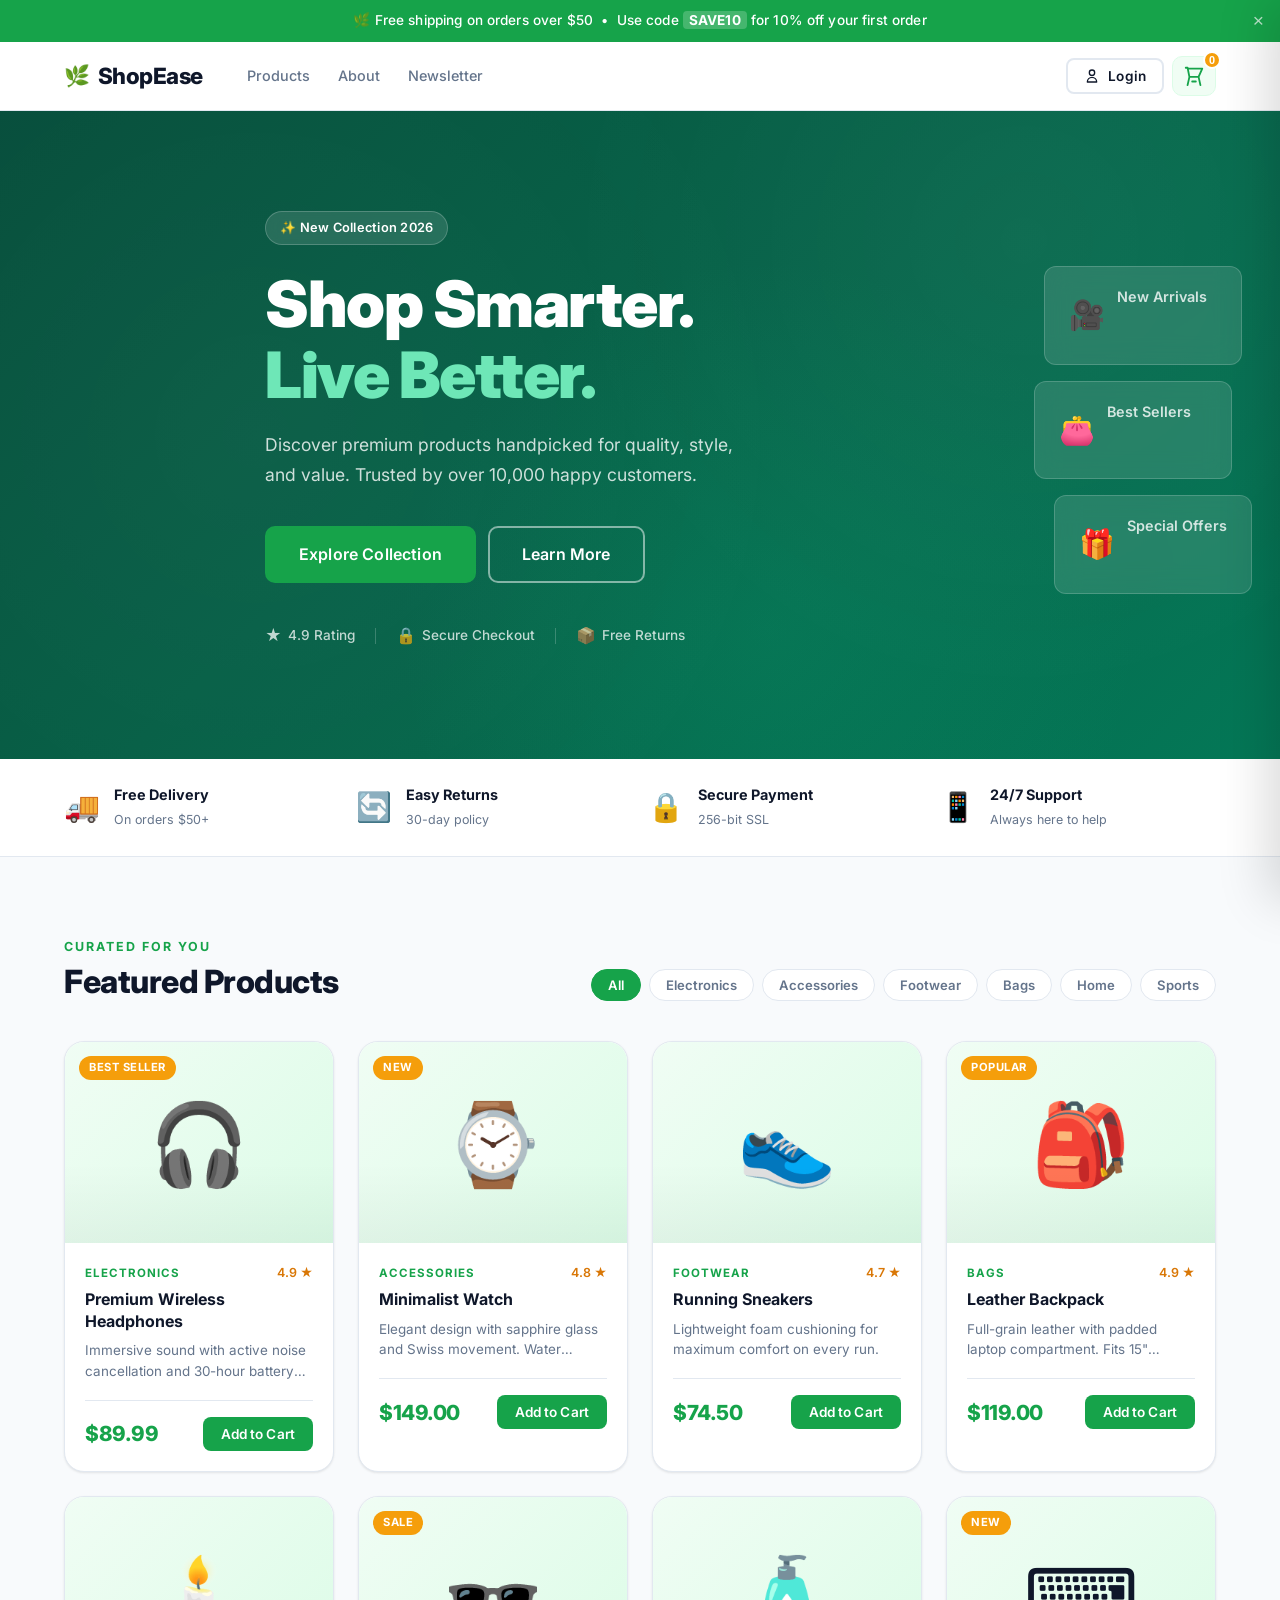
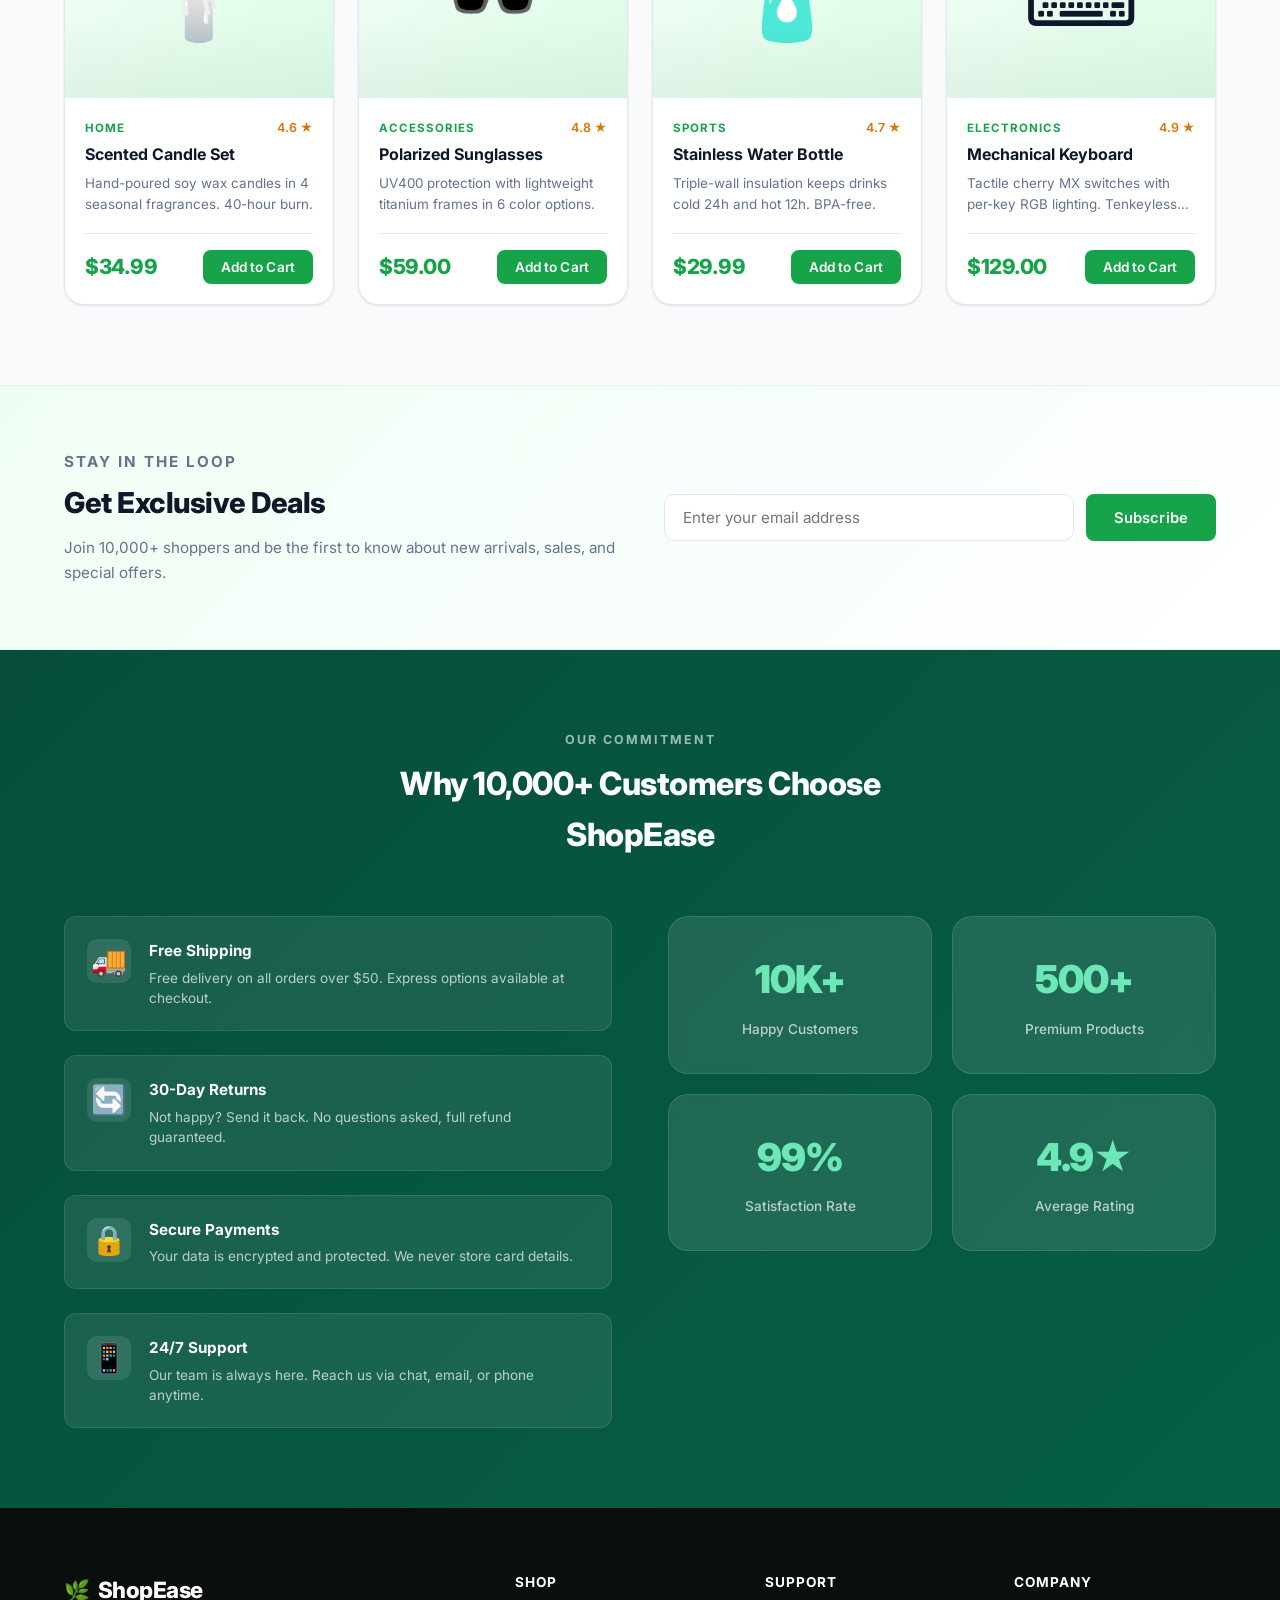
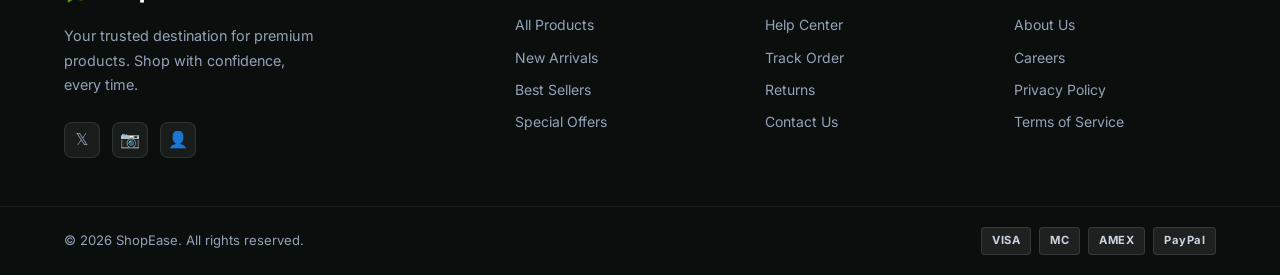
<file: index.html>
<!DOCTYPE html>
<html lang="en">
<head>
  <meta charset="UTF-8" />
  <meta name="viewport" content="width=device-width, initial-scale=1.0" />
  <title>ShopEase — Premium E-Commerce</title>
  <link rel="preconnect" href="https://fonts.googleapis.com" />
  <link rel="preconnect" href="https://fonts.gstatic.com" crossorigin />
  <link href="https://fonts.googleapis.com/css2?family=Inter:wght@400;500;600;700;800;900&display=swap" rel="stylesheet" />
  <link rel="stylesheet" href="style.css" />
</head>
<body>

  <!-- ===== PROMO BANNER ===== -->
  <div class="promo-bar">
    <span>&#127807; Free shipping on orders over $50 &nbsp;&bull;&nbsp; Use code <strong>SAVE10</strong> for 10% off your first order</span>
    <button class="promo-close" id="promoClose">&times;</button>
  </div>

  <!-- ===== NAVIGATION ===== -->
  <header class="header" id="header">
    <div class="container nav-container">
      <a href="#" class="logo">
        <span class="logo-icon">&#127807;</span>
        ShopEase
      </a>
      <nav class="nav-links">
        <a href="#products">Products</a>
        <a href="#about">About</a>
        <a href="#newsletter">Newsletter</a>
      </nav>
      <div class="nav-actions">
        <button class="btn btn-ghost btn-sm" id="loginBtn">
          <svg xmlns="http://www.w3.org/2000/svg" width="16" height="16" fill="none" viewBox="0 0 24 24" stroke="currentColor"><path stroke-linecap="round" stroke-linejoin="round" stroke-width="2" d="M16 7a4 4 0 11-8 0 4 4 0 018 0zM12 14a7 7 0 00-7 7h14a7 7 0 00-7-7z"/></svg>
          Login
        </button>
        <button class="cart-btn" id="cartBtn" aria-label="Open cart">
          <svg xmlns="http://www.w3.org/2000/svg" width="22" height="22" fill="none" viewBox="0 0 24 24" stroke="currentColor"><path stroke-linecap="round" stroke-linejoin="round" stroke-width="2" d="M3 3h2l.4 2M7 13h10l4-9H5.4M7 13L5.4 5M7 13l-2 9m12-9l2 9m-9-4h4"/></svg>
          <span class="cart-count" id="cartCount">0</span>
        </button>
      </div>
    </div>
  </header>

  <!-- ===== HERO ===== -->
  <section class="hero">
    <div class="hero-bg-pattern"></div>
    <div class="container hero-content">
      <div class="hero-badge">&#10024; New Collection 2026</div>
      <h1>Shop Smarter.<br><span class="accent">Live Better.</span></h1>
      <p>Discover premium products handpicked for quality, style, and value. Trusted by over 10,000 happy customers.</p>
      <div class="hero-cta">
        <a href="#products" class="btn btn-primary btn-lg">Explore Collection</a>
        <a href="#about" class="btn btn-outline btn-lg">Learn More</a>
      </div>
      <div class="hero-trust">
        <div class="trust-item"><span class="trust-icon">&#9733;</span> 4.9 Rating</div>
        <div class="trust-divider"></div>
        <div class="trust-item"><span class="trust-icon">&#128274;</span> Secure Checkout</div>
        <div class="trust-divider"></div>
        <div class="trust-item"><span class="trust-icon">&#128230;</span> Free Returns</div>
      </div>
    </div>
    <div class="hero-visual">
      <div class="hero-card hc1"><span>&#127909;</span><p>New Arrivals</p></div>
      <div class="hero-card hc2"><span>&#128091;</span><p>Best Sellers</p></div>
      <div class="hero-card hc3"><span>&#127873;</span><p>Special Offers</p></div>
    </div>
  </section>

  <!-- ===== TRUST BAR ===== -->
  <div class="trust-bar">
    <div class="container trust-bar-inner">
      <div class="trust-feat"><span>&#128666;</span><div><strong>Free Delivery</strong><small>On orders $50+</small></div></div>
      <div class="trust-feat"><span>&#128260;</span><div><strong>Easy Returns</strong><small>30-day policy</small></div></div>
      <div class="trust-feat"><span>&#128274;</span><div><strong>Secure Payment</strong><small>256-bit SSL</small></div></div>
      <div class="trust-feat"><span>&#128241;</span><div><strong>24/7 Support</strong><small>Always here to help</small></div></div>
    </div>
  </div>

  <!-- ===== PRODUCTS ===== -->
  <section class="products-section" id="products">
    <div class="container">
      <div class="section-header">
        <div>
          <p class="section-label">Curated for you</p>
          <h2 class="section-title">Featured Products</h2>
        </div>
        <div class="category-filters" id="categoryFilters">
          <button class="filter-btn active" data-cat="All">All</button>
          <button class="filter-btn" data-cat="Electronics">Electronics</button>
          <button class="filter-btn" data-cat="Accessories">Accessories</button>
          <button class="filter-btn" data-cat="Footwear">Footwear</button>
          <button class="filter-btn" data-cat="Bags">Bags</button>
          <button class="filter-btn" data-cat="Home">Home</button>
          <button class="filter-btn" data-cat="Sports">Sports</button>
        </div>
      </div>
      <div class="products-grid" id="productsGrid"></div>
    </div>
  </section>

  <!-- ===== NEWSLETTER ===== -->
  <section class="newsletter-section" id="newsletter">
    <div class="container newsletter-inner">
      <div class="newsletter-text">
        <p class="section-label">Stay in the loop</p>
        <h2>Get Exclusive Deals</h2>
        <p>Join 10,000+ shoppers and be the first to know about new arrivals, sales, and special offers.</p>
      </div>
      <form class="newsletter-form" id="newsletterForm">
        <input type="email" placeholder="Enter your email address" required />
        <button type="submit" class="btn btn-primary">Subscribe</button>
      </form>
    </div>
  </section>

  <!-- ===== ABOUT ===== -->
  <section class="about-section" id="about">
    <div class="container">
      <div class="about-top">
        <p class="section-label light">Our commitment</p>
        <h2>Why 10,000+ Customers Choose ShopEase</h2>
      </div>
      <div class="about-grid">
        <div class="about-features">
          <div class="feature-card">
            <div class="feature-icon">&#128666;</div>
            <div>
              <h4>Free Shipping</h4>
              <p>Free delivery on all orders over $50. Express options available at checkout.</p>
            </div>
          </div>
          <div class="feature-card">
            <div class="feature-icon">&#128260;</div>
            <div>
              <h4>30-Day Returns</h4>
              <p>Not happy? Send it back. No questions asked, full refund guaranteed.</p>
            </div>
          </div>
          <div class="feature-card">
            <div class="feature-icon">&#128274;</div>
            <div>
              <h4>Secure Payments</h4>
              <p>Your data is encrypted and protected. We never store card details.</p>
            </div>
          </div>
          <div class="feature-card">
            <div class="feature-icon">&#128241;</div>
            <div>
              <h4>24/7 Support</h4>
              <p>Our team is always here. Reach us via chat, email, or phone anytime.</p>
            </div>
          </div>
        </div>
        <div class="about-stats">
          <div class="stat">
            <span class="stat-num">10K+</span>
            <span class="stat-label">Happy Customers</span>
          </div>
          <div class="stat">
            <span class="stat-num">500+</span>
            <span class="stat-label">Premium Products</span>
          </div>
          <div class="stat">
            <span class="stat-num">99%</span>
            <span class="stat-label">Satisfaction Rate</span>
          </div>
          <div class="stat">
            <span class="stat-num">4.9&#9733;</span>
            <span class="stat-label">Average Rating</span>
          </div>
        </div>
      </div>
    </div>
  </section>

  <!-- ===== FOOTER ===== -->
  <footer class="footer">
    <div class="container footer-grid">
      <div class="footer-brand">
        <a href="#" class="logo logo-light"><span class="logo-icon">&#127807;</span> ShopEase</a>
        <p>Your trusted destination for premium products. Shop with confidence, every time.</p>
        <div class="social-links">
          <a href="#" aria-label="Twitter">&#120143;</a>
          <a href="#" aria-label="Instagram">&#128247;</a>
          <a href="#" aria-label="Facebook">&#128100;</a>
        </div>
      </div>
      <div class="footer-col">
        <h5>Shop</h5>
        <a href="#products">All Products</a>
        <a href="#products">New Arrivals</a>
        <a href="#products">Best Sellers</a>
        <a href="#products">Special Offers</a>
      </div>
      <div class="footer-col">
        <h5>Support</h5>
        <a href="#">Help Center</a>
        <a href="#">Track Order</a>
        <a href="#">Returns</a>
        <a href="#">Contact Us</a>
      </div>
      <div class="footer-col">
        <h5>Company</h5>
        <a href="#about">About Us</a>
        <a href="#">Careers</a>
        <a href="#">Privacy Policy</a>
        <a href="#">Terms of Service</a>
      </div>
    </div>
    <div class="footer-bottom">
      <div class="container footer-bottom-inner">
        <p>&copy; 2026 ShopEase. All rights reserved.</p>
        <div class="payment-badges">
          <span class="pay-badge">VISA</span>
          <span class="pay-badge">MC</span>
          <span class="pay-badge">AMEX</span>
          <span class="pay-badge">PayPal</span>
        </div>
      </div>
    </div>
  </footer>

  <!-- ===== LOGIN MODAL ===== -->
  <div class="modal-overlay" id="loginModal">
    <div class="modal">
      <button class="modal-close" id="closeLogin">&times;</button>
      <div class="modal-brand">
        <span class="logo-icon">&#127807;</span>
        <span>ShopEase</span>
      </div>
      <div class="modal-tabs">
        <button class="tab-btn active" data-tab="signin">Sign In</button>
        <button class="tab-btn" data-tab="signup">Sign Up</button>
      </div>

      <!-- Sign In -->
      <form class="tab-content active" id="signinForm" data-tab="signin">
        <h2>Welcome Back</h2>
        <p class="form-sub">Sign in to continue shopping</p>
        <div class="form-group">
          <label>Email Address</label>
          <input type="email" id="signinEmail" placeholder="you@example.com" required />
        </div>
        <div class="form-group">
          <label>Password</label>
          <input type="password" id="signinPassword" placeholder="••••••••" required />
        </div>
        <div class="form-error" id="signinError"></div>
        <button type="submit" class="btn btn-primary btn-full">Sign In</button>
        <p class="form-hint">Demo: any email &amp; password with 6+ characters</p>
      </form>

      <!-- Sign Up -->
      <form class="tab-content" id="signupForm" data-tab="signup">
        <h2>Create Account</h2>
        <p class="form-sub">Join ShopEase and start saving</p>
        <div class="form-group">
          <label>Full Name</label>
          <input type="text" id="signupName" placeholder="John Doe" required />
        </div>
        <div class="form-group">
          <label>Email Address</label>
          <input type="email" id="signupEmail" placeholder="you@example.com" required />
        </div>
        <div class="form-group">
          <label>Password</label>
          <input type="password" id="signupPassword" placeholder="Minimum 6 characters" required />
        </div>
        <div class="form-error" id="signupError"></div>
        <button type="submit" class="btn btn-primary btn-full">Create Account</button>
      </form>
    </div>
  </div>

  <!-- ===== CART DRAWER ===== -->
  <div class="drawer-overlay" id="cartOverlay"></div>
  <aside class="cart-drawer" id="cartDrawer">
    <div class="cart-header">
      <h3>Your Cart <span class="cart-header-count" id="cartHeaderCount"></span></h3>
      <button class="modal-close" id="closeCart">&times;</button>
    </div>
    <div class="cart-items" id="cartItems">
      <div class="cart-empty" id="cartEmpty">
        <svg xmlns="http://www.w3.org/2000/svg" width="52" height="52" fill="none" viewBox="0 0 24 24" stroke="currentColor" stroke-width="1"><path stroke-linecap="round" stroke-linejoin="round" d="M3 3h2l.4 2M7 13h10l4-9H5.4M7 13L5.4 5M7 13l-2 9m12-9l2 9m-9-4h4"/></svg>
        <p>Your cart is empty</p>
        <small>Add some products to get started</small>
      </div>
    </div>
    <div class="cart-footer" id="cartFooter" style="display:none;">
      <div class="cart-subtotal">
        <span>Subtotal</span>
        <span id="cartTotal">$0.00</span>
      </div>
      <p class="cart-shipping-note">&#10003; Free shipping on this order</p>
      <button class="btn btn-primary btn-full" id="checkoutBtn">Proceed to Checkout &rarr;</button>
      <button class="btn btn-ghost btn-full btn-sm" onclick="document.getElementById('closeCart').click()">Continue Shopping</button>
    </div>
  </aside>

  <!-- ===== CHECKOUT MODAL ===== -->
  <div class="modal-overlay" id="checkoutModal">
    <div class="modal modal-wide">
      <button class="modal-close" id="closeCheckout">&times;</button>
      <div class="checkout-steps">
        <div class="step active" id="step1indicator"><span>1</span> Shipping</div>
        <div class="step-divider"></div>
        <div class="step" id="step2indicator"><span>2</span> Payment</div>
        <div class="step-divider"></div>
        <div class="step" id="step3indicator"><span>3</span> Review</div>
      </div>

      <!-- Step 1: Shipping -->
      <div class="checkout-step active" id="checkoutStep1">
        <h2>Shipping Information</h2>
        <form id="shippingForm">
          <div class="form-row">
            <div class="form-group">
              <label>First Name</label>
              <input type="text" id="firstName" placeholder="John" required />
            </div>
            <div class="form-group">
              <label>Last Name</label>
              <input type="text" id="lastName" placeholder="Doe" required />
            </div>
          </div>
          <div class="form-group">
            <label>Email Address</label>
            <input type="email" id="shippingEmail" placeholder="you@example.com" required />
          </div>
          <div class="form-group">
            <label>Street Address</label>
            <input type="text" id="address" placeholder="123 Main Street" required />
          </div>
          <div class="form-row">
            <div class="form-group">
              <label>City</label>
              <input type="text" id="city" placeholder="New York" required />
            </div>
            <div class="form-group">
              <label>ZIP Code</label>
              <input type="text" id="zip" placeholder="10001" required />
            </div>
          </div>
          <div class="form-group">
            <label>Country</label>
            <select id="country">
              <option>United States</option>
              <option>Canada</option>
              <option>United Kingdom</option>
              <option>Australia</option>
              <option>Germany</option>
            </select>
          </div>
          <div class="shipping-options">
            <label class="shipping-opt active-opt">
              <input type="radio" name="shipping" value="free" checked />
              <span>Standard (3-5 days) — <strong>Free</strong></span>
            </label>
            <label class="shipping-opt">
              <input type="radio" name="shipping" value="express" />
              <span>Express (1-2 days) — <strong>$9.99</strong></span>
            </label>
          </div>
          <button type="submit" class="btn btn-primary btn-full">Continue to Payment &rarr;</button>
        </form>
      </div>

      <!-- Step 2: Payment -->
      <div class="checkout-step" id="checkoutStep2">
        <h2>Payment Method</h2>
        <form id="paymentForm">

          <!-- Method selector -->
          <div class="payment-methods">
            <label class="payment-method active-method" id="methodCard">
              <input type="radio" name="payMethod" value="card" checked />
              <div class="method-icon">&#128179;</div>
              <div class="method-info">
                <strong>Credit / Debit Card</strong>
                <span>Visa, Mastercard, Amex</span>
              </div>
              <div class="method-check">&#10003;</div>
            </label>
            <label class="payment-method" id="methodCod">
              <input type="radio" name="payMethod" value="cod" />
              <div class="method-icon">&#128181;</div>
              <div class="method-info">
                <strong>Cash on Delivery</strong>
                <span>Pay when your order arrives</span>
              </div>
              <div class="method-check">&#10003;</div>
            </label>
          </div>

          <!-- Card fields -->
          <div id="cardFields">
            <div class="secure-badge">
              <svg xmlns="http://www.w3.org/2000/svg" width="14" height="14" fill="none" viewBox="0 0 24 24" stroke="currentColor"><path stroke-linecap="round" stroke-linejoin="round" stroke-width="2" d="M12 15v2m-6 4h12a2 2 0 002-2v-6a2 2 0 00-2-2H6a2 2 0 00-2 2v6a2 2 0 002 2zm10-10V7a4 4 0 00-8 0v4h8z"/></svg>
              256-bit SSL Encrypted &amp; Secure
            </div>
            <div class="card-icons">
              <span class="card-icon visa">VISA</span>
              <span class="card-icon mc">MC</span>
              <span class="card-icon amex">AMEX</span>
            </div>
            <div class="form-group">
              <label>Cardholder Name</label>
              <input type="text" id="cardName" placeholder="John Doe" />
            </div>
            <div class="form-group">
              <label>Card Number</label>
              <input type="text" id="cardNumber" placeholder="1234 5678 9012 3456" maxlength="19" />
            </div>
            <div class="form-row">
              <div class="form-group">
                <label>Expiry Date</label>
                <input type="text" id="cardExpiry" placeholder="MM/YY" maxlength="5" />
              </div>
              <div class="form-group">
                <label>CVV</label>
                <input type="text" id="cardCvv" placeholder="•••" maxlength="4" />
              </div>
            </div>
          </div>

          <!-- COD info panel -->
          <div id="codInfo" class="cod-info" style="display:none;">
            <div class="cod-icon">&#128181;</div>
            <h4>Cash on Delivery</h4>
            <p>Pay in cash when your order is delivered to your door. No card details required.</p>
            <ul class="cod-notes">
              <li>&#10003; Available for all delivery areas</li>
              <li>&#10003; Please keep exact change ready</li>
              <li>&#10003; Order confirmation sent via email</li>
            </ul>
          </div>

          <div class="form-error" id="paymentError"></div>
          <div class="btn-row">
            <button type="button" class="btn btn-ghost" id="backToShipping">&larr; Back</button>
            <button type="submit" class="btn btn-primary">Review Order &rarr;</button>
          </div>
        </form>
      </div>

      <!-- Step 3: Review -->
      <div class="checkout-step" id="checkoutStep3">
        <h2>Order Review</h2>
        <div class="review-grid">
          <div>
            <h4>Shipping To</h4>
            <p id="reviewAddress"></p>
          </div>
          <div>
            <h4>Payment Method</h4>
            <p id="reviewCard"></p>
          </div>
        </div>
        <h4 class="review-items-title">Order Items</h4>
        <div class="review-items" id="reviewItems"></div>
        <div class="cart-total review-total">
          <span>Order Total</span>
          <span id="reviewTotal"></span>
        </div>
        <div class="btn-row">
          <button type="button" class="btn btn-ghost" id="backToPayment">&larr; Back</button>
          <button type="button" class="btn btn-success" id="placeOrderBtn">&#128274; Place Order</button>
        </div>
      </div>
    </div>
  </div>

  <!-- ===== SUCCESS MODAL ===== -->
  <div class="modal-overlay" id="successModal">
    <div class="modal success-modal">
      <div class="success-icon">&#10003;</div>
      <h2>Order Confirmed!</h2>
      <p>Thank you for shopping with ShopEase. A confirmation has been sent to your email.</p>
      <p class="order-id" id="orderId"></p>
      <button class="btn btn-primary btn-full" id="closeSuccess">Continue Shopping</button>
    </div>
  </div>

  <!-- ===== TOAST ===== -->
  <div class="toast" id="toast"></div>

  <script src="app.js"></script>
</body>
</html>
</file>
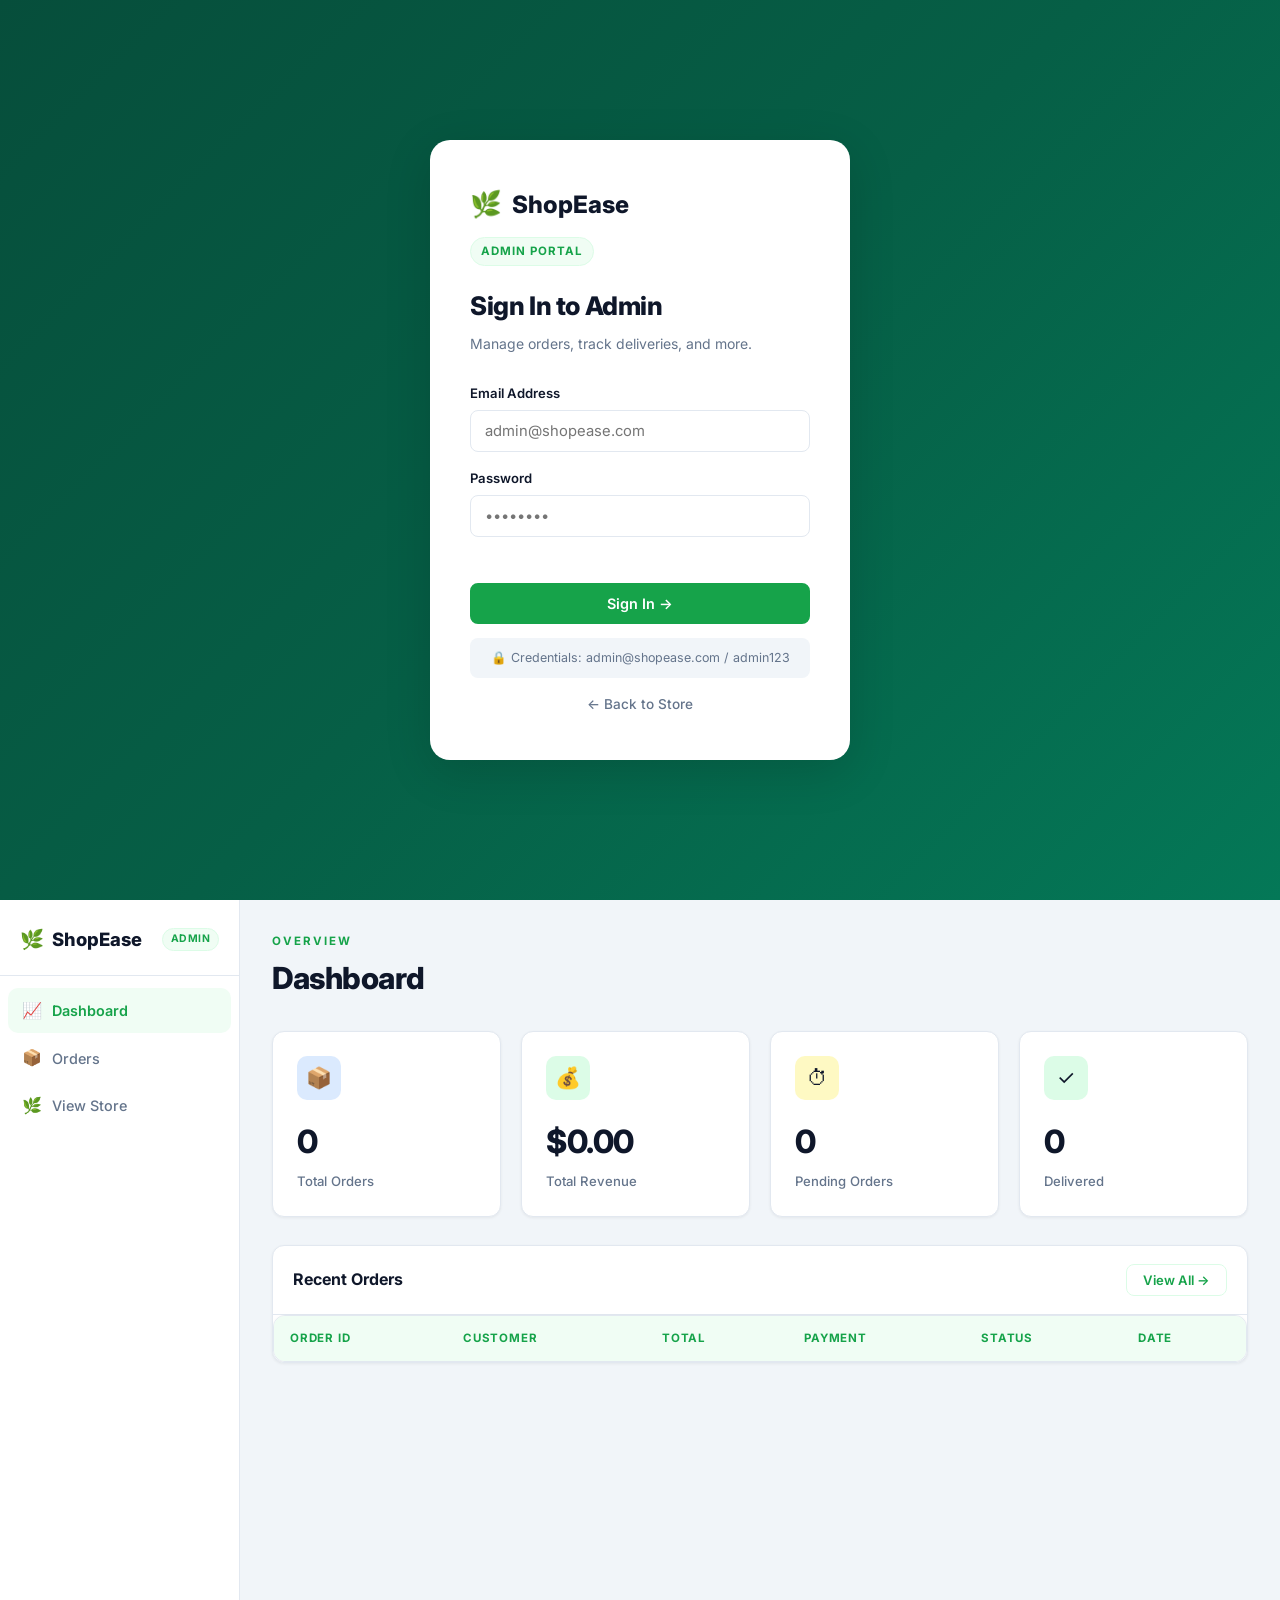
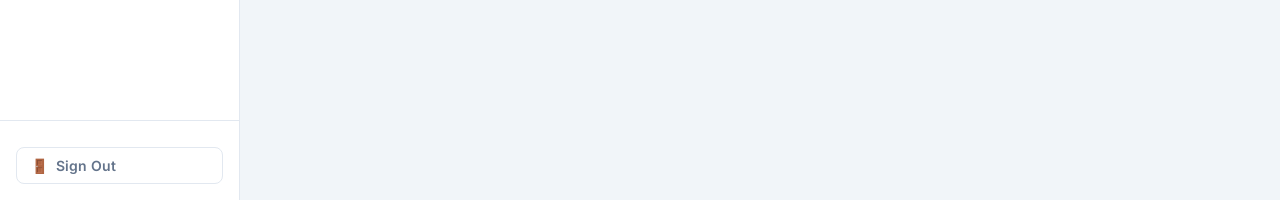
<file: admin.html>
<!DOCTYPE html>
<html lang="en">
<head>
  <meta charset="UTF-8" />
  <meta name="viewport" content="width=device-width, initial-scale=1.0" />
  <title>ShopEase Admin — Order Management</title>
  <link rel="preconnect" href="https://fonts.googleapis.com" />
  <link rel="preconnect" href="https://fonts.gstatic.com" crossorigin />
  <link href="https://fonts.googleapis.com/css2?family=Inter:wght@400;500;600;700;800;900&display=swap" rel="stylesheet" />
  <link rel="stylesheet" href="admin.css" />
</head>
<body>

  <!-- ===== LOGIN SCREEN ===== -->
  <div id="loginScreen">
    <div class="login-card">
      <div class="login-logo">
        <span>&#127807;</span>
        <span>ShopEase</span>
      </div>
      <div class="login-badge">Admin Portal</div>
      <h2>Sign In to Admin</h2>
      <p class="login-sub">Manage orders, track deliveries, and more.</p>
      <form id="loginForm">
        <div class="form-group">
          <label>Email Address</label>
          <input type="email" id="adminEmail" placeholder="admin@shopease.com" required />
        </div>
        <div class="form-group">
          <label>Password</label>
          <input type="password" id="adminPassword" placeholder="••••••••" required />
        </div>
        <div class="form-error" id="loginError"></div>
        <button type="submit" class="btn btn-primary btn-full">Sign In &rarr;</button>
      </form>
      <p class="login-hint">&#128274; Credentials: admin@shopease.com / admin123</p>
      <a href="index.html" class="back-link">&larr; Back to Store</a>
    </div>
  </div>

  <!-- ===== ADMIN SHELL ===== -->
  <div id="adminShell" hidden>
    <!-- Sidebar -->
    <aside class="sidebar">
      <div class="sidebar-logo">
        <span>&#127807;</span>
        <span>ShopEase</span>
        <span class="sidebar-badge">Admin</span>
      </div>
      <nav class="sidebar-nav">
        <a href="#" class="nav-link active" data-view="dashboard">
          <span class="nav-icon">&#128200;</span> Dashboard
        </a>
        <a href="#" class="nav-link" data-view="orders">
          <span class="nav-icon">&#128230;</span> Orders
        </a>
        <a href="index.html" class="nav-link">
          <span class="nav-icon">&#127807;</span> View Store
        </a>
      </nav>
      <div class="sidebar-footer">
        <div class="sidebar-user" id="sidebarUser"></div>
        <button class="btn-logout" id="logoutBtn">
          <span>&#128682;</span> Sign Out
        </button>
      </div>
    </aside>

    <!-- Main Content -->
    <main class="admin-main">

      <!-- Dashboard View -->
      <div id="viewDashboard" class="view">
        <div class="page-header">
          <div>
            <p class="page-label">Overview</p>
            <h1 class="page-title">Dashboard</h1>
          </div>
          <div class="page-date" id="pageDate"></div>
        </div>
        <div class="stats-grid" id="statsGrid">
          <div class="stat-card">
            <div class="stat-icon stat-icon-blue">&#128230;</div>
            <div class="stat-value" id="statTotal">0</div>
            <div class="stat-label">Total Orders</div>
          </div>
          <div class="stat-card">
            <div class="stat-icon stat-icon-green">&#128176;</div>
            <div class="stat-value" id="statRevenue">$0.00</div>
            <div class="stat-label">Total Revenue</div>
          </div>
          <div class="stat-card">
            <div class="stat-icon stat-icon-yellow">&#9201;</div>
            <div class="stat-value" id="statPending">0</div>
            <div class="stat-label">Pending Orders</div>
          </div>
          <div class="stat-card">
            <div class="stat-icon stat-icon-green">&#10003;</div>
            <div class="stat-value" id="statDelivered">0</div>
            <div class="stat-label">Delivered</div>
          </div>
        </div>

        <!-- Recent orders mini table -->
        <div class="section-card">
          <div class="section-card-header">
            <h3>Recent Orders</h3>
            <button class="btn btn-sm btn-outline-green" data-view="orders">View All &rarr;</button>
          </div>
          <div class="table-wrap">
            <table id="recentTable">
              <thead>
                <tr>
                  <th>Order ID</th>
                  <th>Customer</th>
                  <th>Total</th>
                  <th>Payment</th>
                  <th>Status</th>
                  <th>Date</th>
                </tr>
              </thead>
              <tbody id="recentTableBody"></tbody>
            </table>
          </div>
        </div>
      </div>

      <!-- Orders View -->
      <div id="viewOrders" class="view" hidden>
        <div class="page-header">
          <div>
            <p class="page-label">Management</p>
            <h1 class="page-title">Orders</h1>
          </div>
          <div class="search-bar">
            <input type="text" id="orderSearch" placeholder="&#128269;  Search orders…" />
          </div>
        </div>

        <div class="filter-tabs" id="filterTabs">
          <button class="filter-tab active" data-status="All">All</button>
          <button class="filter-tab" data-status="Pending">Pending</button>
          <button class="filter-tab" data-status="Processing">Processing</button>
          <button class="filter-tab" data-status="Shipped">Shipped</button>
          <button class="filter-tab" data-status="Delivered">Delivered</button>
          <button class="filter-tab" data-status="Cancelled">Cancelled</button>
        </div>

        <div class="table-wrap">
          <table id="ordersTable">
            <thead>
              <tr>
                <th>Order ID</th>
                <th>Customer</th>
                <th>Items</th>
                <th>Total</th>
                <th>Payment</th>
                <th>Status</th>
                <th>Date</th>
                <th>Update Status</th>
              </tr>
            </thead>
            <tbody id="ordersTableBody"></tbody>
          </table>
          <div class="table-empty" id="tableEmpty" style="display:none;">
            <span>&#128230;</span>
            <p>No orders found</p>
          </div>
        </div>
      </div>

    </main>
  </div>

  <!-- ===== ORDER DETAIL MODAL ===== -->
  <div class="modal-overlay" id="orderModal">
    <div class="modal">
      <button class="modal-close" id="closeModal">&times;</button>
      <div class="modal-header">
        <h3 id="modalOrderId">Order #SE-XXXXX</h3>
        <span class="modal-status-badge" id="modalStatus"></span>
      </div>
      <div class="detail-grid">
        <div class="detail-section">
          <h4>&#128230; Shipping Address</h4>
          <p id="modalAddress"></p>
        </div>
        <div class="detail-section">
          <h4>&#128179; Payment Method</h4>
          <p id="modalPayment"></p>
        </div>
      </div>
      <div class="detail-section">
        <h4>&#128717; Order Items</h4>
        <div class="modal-items" id="modalItems"></div>
      </div>
      <div class="modal-total">
        <span>Order Total</span>
        <span id="modalTotal"></span>
      </div>
    </div>
  </div>

  <!-- ===== TOAST ===== -->
  <div class="toast" id="toast"></div>

  <script src="admin.js"></script>
</body>
</html>
</file>
<file: style.css>
/* ===== RESET & BASE ===== */
*, *::before, *::after { box-sizing: border-box; margin: 0; padding: 0; }

:root {
  --primary: #16a34a;
  --primary-dark: #15803d;
  --primary-light: #dcfce7;
  --primary-xlight: #f0fdf4;
  --accent: #f59e0b;
  --accent-dark: #d97706;
  --success: #16a34a;
  --danger: #ef4444;
  --bg: #f8fafc;
  --surface: #ffffff;
  --text: #0f172a;
  --text-muted: #64748b;
  --border: #e2e8f0;
  --border-focus: #16a34a;
  --radius: 12px;
  --radius-lg: 20px;
  --shadow-sm: 0 1px 3px rgba(0,0,0,.06), 0 1px 2px rgba(0,0,0,.04);
  --shadow: 0 4px 20px rgba(0,0,0,.07);
  --shadow-lg: 0 12px 48px rgba(0,0,0,.12);
  --shadow-green: 0 4px 20px rgba(22,163,74,.3);
}

html { scroll-behavior: smooth; }

body {
  font-family: 'Inter', 'Segoe UI', system-ui, sans-serif;
  background: var(--bg);
  color: var(--text);
  line-height: 1.6;
  -webkit-font-smoothing: antialiased;
}

.container {
  max-width: 1200px;
  margin: 0 auto;
  padding: 0 24px;
}

/* ===== BUTTONS ===== */
.btn {
  display: inline-flex;
  align-items: center;
  justify-content: center;
  gap: 8px;
  padding: 11px 26px;
  border-radius: 8px;
  font-family: inherit;
  font-size: 0.925rem;
  font-weight: 600;
  cursor: pointer;
  border: 2px solid transparent;
  transition: all .2s;
  text-decoration: none;
  white-space: nowrap;
  letter-spacing: 0.01em;
}
.btn-primary {
  background: var(--primary);
  color: #fff;
  border-color: var(--primary);
}
.btn-primary:hover {
  background: var(--primary-dark);
  border-color: var(--primary-dark);
  transform: translateY(-1px);
  box-shadow: var(--shadow-green);
}
.btn-outline {
  background: transparent;
  color: #fff;
  border-color: rgba(255,255,255,.5);
}
.btn-outline:hover {
  background: rgba(255,255,255,.1);
  border-color: #fff;
}
.btn-ghost {
  background: transparent;
  color: var(--text);
  border-color: var(--border);
}
.btn-ghost:hover { background: var(--primary-xlight); border-color: var(--primary-light); color: var(--primary); }
.btn-success {
  background: var(--primary);
  color: #fff;
  border: none;
  font-size: 1rem;
}
.btn-success:hover { background: var(--primary-dark); transform: translateY(-1px); box-shadow: var(--shadow-green); }
.btn-lg { padding: 14px 32px; font-size: 1rem; border-radius: 10px; }
.btn-sm { padding: 8px 16px; font-size: 0.85rem; }
.btn-full { width: 100%; }
.btn-row { display: flex; gap: 12px; margin-top: 20px; }
.btn-row .btn { flex: 1; }

/* ===== PROMO BAR ===== */
.promo-bar {
  background: var(--primary);
  color: #fff;
  text-align: center;
  padding: 10px 48px;
  font-size: 0.85rem;
  position: relative;
  font-weight: 500;
  letter-spacing: 0.01em;
}
.promo-bar strong { font-weight: 700; background: rgba(255,255,255,.2); padding: 1px 6px; border-radius: 4px; }
.promo-close {
  position: absolute;
  right: 16px; top: 50%;
  transform: translateY(-50%);
  background: none; border: none;
  color: rgba(255,255,255,.7);
  font-size: 1.2rem; cursor: pointer;
  line-height: 1;
}
.promo-close:hover { color: #fff; }

/* ===== HEADER ===== */
.header {
  position: sticky;
  top: 0;
  z-index: 100;
  background: rgba(255,255,255,.95);
  backdrop-filter: blur(16px);
  -webkit-backdrop-filter: blur(16px);
  border-bottom: 1px solid var(--border);
  padding: 0;
  transition: box-shadow .2s;
}
.header.scrolled { box-shadow: var(--shadow); }
.nav-container {
  display: flex;
  align-items: center;
  gap: 32px;
  height: 68px;
}
.logo {
  display: flex;
  align-items: center;
  gap: 8px;
  font-size: 1.4rem;
  font-weight: 800;
  color: var(--text);
  text-decoration: none;
  letter-spacing: -0.5px;
}
.logo-icon { font-size: 1.3rem; }
.logo-light { color: #fff; }
.nav-links { display: flex; gap: 4px; margin-right: auto; }
.nav-links a {
  color: var(--text-muted);
  text-decoration: none;
  font-weight: 500;
  font-size: 0.9rem;
  padding: 6px 12px;
  border-radius: 6px;
  transition: all .2s;
}
.nav-links a:hover { color: var(--primary); background: var(--primary-xlight); }
.nav-actions { display: flex; align-items: center; gap: 8px; }

.cart-btn {
  position: relative;
  background: var(--primary-xlight);
  border: 1.5px solid var(--primary-light);
  cursor: pointer;
  color: var(--primary);
  padding: 8px 10px;
  border-radius: 10px;
  display: flex;
  align-items: center;
  transition: all .2s;
}
.cart-btn:hover { background: var(--primary-light); transform: scale(1.04); }
.cart-count {
  position: absolute;
  top: -6px; right: -6px;
  background: var(--accent);
  color: #fff;
  font-size: 0.68rem;
  font-weight: 700;
  min-width: 18px; height: 18px;
  border-radius: 50%;
  display: flex; align-items: center; justify-content: center;
  padding: 0 3px;
  border: 2px solid var(--surface);
}

/* ===== HERO ===== */
.hero {
  position: relative;
  overflow: hidden;
  background: linear-gradient(135deg, #064e3b 0%, #065f46 40%, #047857 100%);
  padding: 100px 0 110px;
  display: grid;
  grid-template-columns: 1fr auto;
  align-items: center;
  gap: 0;
}
.hero-bg-pattern {
  position: absolute;
  inset: 0;
  background-image:
    radial-gradient(circle at 20% 50%, rgba(255,255,255,.03) 0%, transparent 50%),
    radial-gradient(circle at 80% 20%, rgba(255,255,255,.04) 0%, transparent 40%),
    radial-gradient(circle at 60% 80%, rgba(16,185,129,.15) 0%, transparent 40%);
  pointer-events: none;
}
.hero-content {
  position: relative;
  z-index: 2;
  color: #fff;
  padding: 0 48px 0 24px;
  max-width: 680px;
}
.hero-badge {
  display: inline-flex;
  align-items: center;
  gap: 6px;
  background: rgba(255,255,255,.12);
  border: 1px solid rgba(255,255,255,.2);
  color: #fff;
  font-size: 0.8rem;
  font-weight: 600;
  padding: 6px 14px;
  border-radius: 100px;
  margin-bottom: 24px;
  letter-spacing: 0.02em;
  backdrop-filter: blur(8px);
}
.hero h1 {
  font-size: clamp(2.4rem, 5vw, 4rem);
  font-weight: 900;
  line-height: 1.1;
  margin-bottom: 20px;
  letter-spacing: -1.5px;
}
.accent { color: #6ee7b7; }
.hero p {
  font-size: 1.1rem;
  color: rgba(255,255,255,.8);
  max-width: 480px;
  margin-bottom: 36px;
  line-height: 1.7;
}
.hero-cta { display: flex; gap: 12px; flex-wrap: wrap; margin-bottom: 40px; }
.hero-trust {
  display: flex;
  align-items: center;
  gap: 20px;
  flex-wrap: wrap;
}
.trust-item {
  display: flex;
  align-items: center;
  gap: 6px;
  color: rgba(255,255,255,.75);
  font-size: 0.85rem;
  font-weight: 500;
}
.trust-icon { font-size: 1rem; }
.trust-divider { width: 1px; height: 16px; background: rgba(255,255,255,.2); }

/* Hero Visual Cards */
.hero-visual {
  position: relative;
  z-index: 2;
  padding-right: 48px;
  display: flex;
  flex-direction: column;
  gap: 16px;
}
.hero-card {
  background: rgba(255,255,255,.12);
  border: 1px solid rgba(255,255,255,.18);
  backdrop-filter: blur(12px);
  border-radius: var(--radius);
  padding: 18px 24px;
  display: flex;
  align-items: center;
  gap: 12px;
  color: #fff;
  min-width: 180px;
  transition: transform .3s;
}
.hero-card:hover { transform: translateX(-4px); }
.hero-card span { font-size: 1.8rem; }
.hero-card p { font-weight: 600; font-size: 0.9rem; }
.hc1 { transform: translateX(10px); }
.hc3 { transform: translateX(20px); }

/* ===== TRUST BAR ===== */
.trust-bar {
  background: var(--surface);
  border-bottom: 1px solid var(--border);
  padding: 20px 0;
}
.trust-bar-inner {
  display: grid;
  grid-template-columns: repeat(4, 1fr);
  gap: 16px;
}
.trust-feat {
  display: flex;
  align-items: center;
  gap: 14px;
  padding: 4px 0;
}
.trust-feat > span { font-size: 1.8rem; flex-shrink: 0; }
.trust-feat strong { display: block; font-size: 0.9rem; font-weight: 700; color: var(--text); }
.trust-feat small { font-size: 0.78rem; color: var(--text-muted); }

/* ===== PRODUCTS ===== */
.products-section { padding: 80px 0; }
.section-header {
  display: flex;
  align-items: flex-end;
  justify-content: space-between;
  margin-bottom: 40px;
  flex-wrap: wrap;
  gap: 20px;
}
.section-label {
  font-size: 0.78rem;
  font-weight: 700;
  text-transform: uppercase;
  letter-spacing: 2px;
  color: var(--primary);
  margin-bottom: 6px;
}
.section-label.light { color: rgba(255,255,255,.6); }
.section-title {
  font-size: 2rem;
  font-weight: 800;
  letter-spacing: -0.5px;
  line-height: 1.2;
}
.category-filters {
  display: flex;
  gap: 8px;
  flex-wrap: wrap;
}
.filter-btn {
  padding: 7px 16px;
  border-radius: 100px;
  border: 1.5px solid var(--border);
  background: var(--surface);
  font-family: inherit;
  font-size: 0.82rem;
  font-weight: 600;
  color: var(--text-muted);
  cursor: pointer;
  transition: all .2s;
}
.filter-btn:hover { border-color: var(--primary); color: var(--primary); background: var(--primary-xlight); }
.filter-btn.active { background: var(--primary); border-color: var(--primary); color: #fff; }

.products-grid {
  display: grid;
  grid-template-columns: repeat(auto-fill, minmax(268px, 1fr));
  gap: 24px;
}

/* Product Card */
.product-card {
  background: var(--surface);
  border-radius: var(--radius-lg);
  overflow: hidden;
  border: 1px solid var(--border);
  box-shadow: var(--shadow-sm);
  transition: transform .25s, box-shadow .25s, border-color .25s;
  position: relative;
}
.product-card:hover {
  transform: translateY(-5px);
  box-shadow: var(--shadow-lg);
  border-color: var(--primary-light);
}
.product-badge {
  position: absolute;
  top: 14px; left: 14px;
  background: var(--accent);
  color: #fff;
  font-size: 0.7rem;
  font-weight: 700;
  padding: 3px 10px;
  border-radius: 100px;
  letter-spacing: 0.5px;
  text-transform: uppercase;
  z-index: 1;
}
.product-img {
  width: 100%;
  aspect-ratio: 4/3;
  display: flex;
  align-items: center;
  justify-content: center;
  font-size: 5rem;
  background: linear-gradient(135deg, var(--primary-xlight), var(--primary-light));
  position: relative;
  overflow: hidden;
}
.product-img::after {
  content: '';
  position: absolute;
  inset: 0;
  background: linear-gradient(180deg, transparent 60%, rgba(0,0,0,.04) 100%);
}
.product-body { padding: 20px; }
.product-top {
  display: flex;
  align-items: center;
  justify-content: space-between;
  margin-bottom: 6px;
}
.product-category {
  font-size: 0.72rem;
  font-weight: 700;
  color: var(--primary);
  text-transform: uppercase;
  letter-spacing: 1px;
}
.product-rating {
  font-size: 0.78rem;
  color: var(--accent-dark);
  font-weight: 600;
}
.product-name {
  font-size: 1rem;
  font-weight: 700;
  margin-bottom: 8px;
  line-height: 1.35;
  color: var(--text);
}
.product-desc {
  font-size: 0.84rem;
  color: var(--text-muted);
  margin-bottom: 18px;
  line-height: 1.55;
  display: -webkit-box;
  -webkit-line-clamp: 2;
  -webkit-box-orient: vertical;
  overflow: hidden;
}
.product-footer {
  display: flex;
  align-items: center;
  justify-content: space-between;
  gap: 12px;
  padding-top: 16px;
  border-top: 1px solid var(--border);
}
.product-price {
  font-size: 1.3rem;
  font-weight: 800;
  color: var(--primary);
  letter-spacing: -0.5px;
}
.add-to-cart {
  background: var(--primary);
  color: #fff;
  border: none;
  border-radius: 8px;
  padding: 9px 18px;
  font-family: inherit;
  font-size: 0.85rem;
  font-weight: 600;
  cursor: pointer;
  transition: all .2s;
  letter-spacing: 0.01em;
}
.add-to-cart:hover { background: var(--primary-dark); transform: scale(1.03); box-shadow: var(--shadow-green); }

/* ===== NEWSLETTER ===== */
.newsletter-section {
  background: linear-gradient(135deg, var(--primary-xlight), #fff);
  border-top: 1px solid var(--primary-light);
  border-bottom: 1px solid var(--primary-light);
  padding: 64px 0;
}
.newsletter-inner {
  display: grid;
  grid-template-columns: 1fr 1fr;
  gap: 48px;
  align-items: center;
}
.newsletter-text h2 {
  font-size: 1.8rem;
  font-weight: 800;
  margin-bottom: 10px;
  letter-spacing: -0.5px;
}
.newsletter-text p { color: var(--text-muted); font-size: 0.95rem; line-height: 1.6; }
.newsletter-form {
  display: flex;
  gap: 12px;
}
.newsletter-form input {
  flex: 1;
  padding: 13px 18px;
  border: 1.5px solid var(--border);
  border-radius: 10px;
  font-family: inherit;
  font-size: 0.95rem;
  transition: all .2s;
  background: var(--surface);
  color: var(--text);
}
.newsletter-form input:focus {
  outline: none;
  border-color: var(--primary);
  box-shadow: 0 0 0 3px rgba(22,163,74,.12);
}

/* ===== ABOUT ===== */
.about-section {
  background: linear-gradient(135deg, #064e3b 0%, #065f46 100%);
  color: #fff;
  padding: 80px 0;
}
.about-top { text-align: center; margin-bottom: 56px; }
.about-top h2 {
  font-size: 2rem;
  font-weight: 800;
  letter-spacing: -0.5px;
  max-width: 600px;
  margin: 8px auto 0;
}
.about-grid {
  display: grid;
  grid-template-columns: 1fr 1fr;
  gap: 56px;
  align-items: start;
}
.about-features { display: flex; flex-direction: column; gap: 24px; }
.feature-card {
  display: flex;
  gap: 18px;
  background: rgba(255,255,255,.08);
  border: 1px solid rgba(255,255,255,.1);
  border-radius: var(--radius);
  padding: 22px;
  transition: background .2s;
}
.feature-card:hover { background: rgba(255,255,255,.12); }
.feature-icon {
  font-size: 1.8rem;
  flex-shrink: 0;
  width: 44px; height: 44px;
  display: flex; align-items: center; justify-content: center;
  background: rgba(255,255,255,.1);
  border-radius: 10px;
}
.feature-card h4 { font-size: 0.95rem; font-weight: 700; margin-bottom: 4px; }
.feature-card p { font-size: 0.85rem; color: rgba(255,255,255,.7); line-height: 1.5; }
.about-stats {
  display: grid;
  grid-template-columns: 1fr 1fr;
  gap: 20px;
}
.stat {
  background: rgba(255,255,255,.1);
  border: 1px solid rgba(255,255,255,.12);
  border-radius: var(--radius-lg);
  padding: 32px 24px;
  text-align: center;
  display: flex;
  flex-direction: column;
  gap: 8px;
  backdrop-filter: blur(8px);
  transition: background .2s;
}
.stat:hover { background: rgba(255,255,255,.15); }
.stat-num { font-size: 2.4rem; font-weight: 900; letter-spacing: -1px; color: #6ee7b7; }
.stat-label { font-size: 0.85rem; color: rgba(255,255,255,.7); font-weight: 500; }

/* ===== FOOTER ===== */
.footer {
  background: #0a0f0d;
  color: #94a3b8;
  padding: 64px 0 0;
}
.footer-grid {
  display: grid;
  grid-template-columns: 2fr 1fr 1fr 1fr;
  gap: 48px;
  padding-bottom: 48px;
}
.footer-brand p {
  margin: 16px 0 24px;
  font-size: 0.9rem;
  line-height: 1.7;
  max-width: 260px;
}
.social-links { display: flex; gap: 12px; }
.social-links a {
  width: 36px; height: 36px;
  border-radius: 8px;
  background: rgba(255,255,255,.06);
  border: 1px solid rgba(255,255,255,.1);
  display: flex; align-items: center; justify-content: center;
  font-size: 1rem;
  text-decoration: none;
  color: #94a3b8;
  transition: all .2s;
}
.social-links a:hover { background: var(--primary); border-color: var(--primary); color: #fff; }
.footer-col h5 {
  font-size: 0.85rem;
  font-weight: 700;
  text-transform: uppercase;
  letter-spacing: 1px;
  color: #fff;
  margin-bottom: 20px;
}
.footer-col a {
  display: block;
  color: #94a3b8;
  text-decoration: none;
  font-size: 0.875rem;
  margin-bottom: 10px;
  transition: color .2s;
}
.footer-col a:hover { color: #6ee7b7; }
.footer-bottom {
  border-top: 1px solid rgba(255,255,255,.06);
  padding: 20px 0;
}
.footer-bottom-inner {
  display: flex;
  align-items: center;
  justify-content: space-between;
  font-size: 0.82rem;
}
.payment-badges { display: flex; gap: 8px; }
.pay-badge {
  padding: 4px 10px;
  border-radius: 4px;
  background: rgba(255,255,255,.08);
  border: 1px solid rgba(255,255,255,.1);
  font-size: 0.7rem;
  font-weight: 700;
  color: #cbd5e1;
  letter-spacing: 0.5px;
}

/* ===== MODAL ===== */
.modal-overlay {
  display: none;
  position: fixed;
  inset: 0;
  background: rgba(0,0,0,.6);
  z-index: 200;
  align-items: center;
  justify-content: center;
  backdrop-filter: blur(6px);
  -webkit-backdrop-filter: blur(6px);
  animation: fadeIn .2s;
}
.modal-overlay.open { display: flex; }

@keyframes fadeIn { from { opacity: 0; } to { opacity: 1; } }
@keyframes slideUp { from { transform: translateY(28px); opacity: 0; } to { transform: translateY(0); opacity: 1; } }

.modal {
  background: var(--surface);
  border-radius: var(--radius-lg);
  padding: 40px;
  width: 100%;
  max-width: 460px;
  position: relative;
  animation: slideUp .25s;
  max-height: 92vh;
  overflow-y: auto;
  box-shadow: var(--shadow-lg);
}
.modal-wide { max-width: 620px; }

.modal-close {
  position: absolute;
  top: 16px; right: 20px;
  background: var(--bg);
  border: 1px solid var(--border);
  width: 32px; height: 32px;
  border-radius: 8px;
  font-size: 1.3rem;
  cursor: pointer;
  color: var(--text-muted);
  display: flex; align-items: center; justify-content: center;
  line-height: 1;
  transition: all .2s;
}
.modal-close:hover { background: var(--border); color: var(--text); }

.modal-brand {
  display: flex;
  align-items: center;
  gap: 8px;
  font-size: 1.1rem;
  font-weight: 800;
  color: var(--primary);
  margin-bottom: 24px;
}
.modal-brand .logo-icon { font-size: 1.3rem; }

/* Modal Tabs */
.modal-tabs {
  display: flex;
  background: var(--bg);
  border-radius: 10px;
  padding: 4px;
  margin-bottom: 28px;
  gap: 4px;
}
.tab-btn {
  flex: 1;
  background: none;
  border: none;
  padding: 9px 12px;
  font-family: inherit;
  font-size: 0.9rem;
  font-weight: 600;
  color: var(--text-muted);
  cursor: pointer;
  border-radius: 7px;
  transition: all .2s;
}
.tab-btn.active { background: var(--surface); color: var(--primary); box-shadow: var(--shadow-sm); }

.tab-content { display: none; }
.tab-content.active { display: block; }

.modal h2 { font-size: 1.55rem; font-weight: 800; margin-bottom: 6px; letter-spacing: -0.4px; }
.form-sub { color: var(--text-muted); margin-bottom: 24px; font-size: 0.875rem; }

/* Form Elements */
.form-group { margin-bottom: 16px; }
.form-group label {
  display: block;
  font-size: 0.82rem;
  font-weight: 600;
  color: var(--text);
  margin-bottom: 6px;
  letter-spacing: 0.01em;
}
.form-group input,
.form-group select {
  width: 100%;
  padding: 11px 14px;
  border: 1.5px solid var(--border);
  border-radius: 8px;
  font-family: inherit;
  font-size: 0.925rem;
  transition: border-color .2s, box-shadow .2s;
  background: var(--surface);
  color: var(--text);
}
.form-group input::placeholder { color: #a0aec0; }
.form-group input:focus,
.form-group select:focus {
  outline: none;
  border-color: var(--primary);
  box-shadow: 0 0 0 3px rgba(22,163,74,.12);
}
.form-row { display: grid; grid-template-columns: 1fr 1fr; gap: 14px; }
.form-error {
  color: var(--danger);
  font-size: 0.83rem;
  margin-bottom: 10px;
  min-height: 18px;
  display: flex;
  align-items: center;
  gap: 6px;
}
.form-hint {
  text-align: center;
  font-size: 0.78rem;
  color: var(--text-muted);
  margin-top: 12px;
  padding: 10px;
  background: var(--bg);
  border-radius: 8px;
}

/* Shipping options */
.shipping-options {
  display: flex;
  flex-direction: column;
  gap: 10px;
  margin-bottom: 20px;
}
.shipping-opt {
  display: flex;
  align-items: center;
  gap: 12px;
  padding: 14px 16px;
  border: 1.5px solid var(--border);
  border-radius: 10px;
  cursor: pointer;
  transition: all .2s;
  font-size: 0.9rem;
}
.shipping-opt:has(input:checked) {
  border-color: var(--primary);
  background: var(--primary-xlight);
}
.shipping-opt input { accent-color: var(--primary); }

/* Secure badge */
.secure-badge {
  display: inline-flex;
  align-items: center;
  gap: 6px;
  background: var(--primary-xlight);
  border: 1px solid var(--primary-light);
  color: var(--primary);
  font-size: 0.8rem;
  font-weight: 600;
  padding: 6px 12px;
  border-radius: 100px;
  margin-bottom: 16px;
}

/* ===== CART DRAWER ===== */
.drawer-overlay {
  display: none;
  position: fixed;
  inset: 0;
  background: rgba(0,0,0,.45);
  z-index: 150;
}
.drawer-overlay.open { display: block; }
.cart-drawer {
  position: fixed;
  top: 0; right: 0;
  height: 100%;
  width: 100%;
  max-width: 400px;
  background: var(--surface);
  z-index: 151;
  display: flex;
  flex-direction: column;
  transform: translateX(100%);
  transition: transform .3s cubic-bezier(.4,0,.2,1);
  box-shadow: -12px 0 48px rgba(0,0,0,.15);
}
.cart-drawer.open { transform: translateX(0); }
.cart-header {
  display: flex;
  align-items: center;
  justify-content: space-between;
  padding: 22px 24px 18px;
  border-bottom: 1px solid var(--border);
  background: var(--surface);
}
.cart-header h3 { font-size: 1.2rem; font-weight: 800; display: flex; align-items: center; gap: 8px; }
.cart-header-count {
  background: var(--primary-light);
  color: var(--primary);
  font-size: 0.75rem;
  font-weight: 700;
  padding: 2px 8px;
  border-radius: 100px;
}
.cart-items { flex: 1; overflow-y: auto; padding: 8px 24px; }
.cart-empty {
  display: flex;
  flex-direction: column;
  align-items: center;
  justify-content: center;
  height: 100%;
  color: var(--text-muted);
  gap: 10px;
  padding: 60px 0;
  text-align: center;
}
.cart-empty svg { opacity: 0.3; }
.cart-empty p { font-weight: 600; }
.cart-empty small { font-size: 0.82rem; }
.cart-item {
  display: flex;
  align-items: center;
  gap: 14px;
  padding: 14px 0;
  border-bottom: 1px solid var(--border);
  animation: slideUp .2s;
}
.cart-item-emoji {
  font-size: 2.2rem;
  width: 52px; height: 52px;
  display: flex; align-items: center; justify-content: center;
  background: var(--primary-xlight);
  border-radius: 10px;
  flex-shrink: 0;
}
.cart-item-info { flex: 1; min-width: 0; }
.cart-item-name { font-weight: 700; font-size: 0.9rem; white-space: nowrap; overflow: hidden; text-overflow: ellipsis; }
.cart-item-price { font-size: 0.875rem; color: var(--primary); font-weight: 700; margin-top: 3px; }
.cart-item-controls { display: flex; align-items: center; gap: 8px; flex-shrink: 0; }
.qty-btn {
  width: 28px; height: 28px;
  border-radius: 7px;
  border: 1.5px solid var(--border);
  background: none;
  font-size: 1rem;
  cursor: pointer;
  display: flex; align-items: center; justify-content: center;
  color: var(--text);
  transition: all .2s;
  font-weight: 700;
}
.qty-btn:hover { background: var(--primary); border-color: var(--primary); color: #fff; }
.qty-num { font-weight: 700; min-width: 20px; text-align: center; font-size: 0.9rem; }
.cart-footer {
  padding: 16px 24px 24px;
  border-top: 1px solid var(--border);
  background: var(--surface);
}
.cart-subtotal {
  display: flex;
  justify-content: space-between;
  align-items: center;
  font-size: 1.05rem;
  font-weight: 700;
  margin-bottom: 6px;
}
.cart-shipping-note {
  font-size: 0.8rem;
  color: var(--primary);
  font-weight: 600;
  margin-bottom: 16px;
}
.cart-footer .btn + .btn { margin-top: 8px; }

/* ===== CHECKOUT STEPS ===== */
.checkout-steps {
  display: flex;
  align-items: center;
  margin-bottom: 32px;
  padding-bottom: 24px;
  border-bottom: 1px solid var(--border);
}
.step {
  display: flex;
  align-items: center;
  gap: 8px;
  font-size: 0.85rem;
  font-weight: 600;
  color: var(--text-muted);
}
.step.active { color: var(--primary); }
.step.done { color: var(--primary); }
.step span {
  width: 28px; height: 28px;
  border-radius: 50%;
  background: var(--border);
  display: flex; align-items: center; justify-content: center;
  font-size: 0.78rem;
  font-weight: 700;
}
.step.active span { background: var(--primary); color: #fff; }
.step.done span { background: var(--primary-light); color: var(--primary); }
.step-divider { flex: 1; height: 2px; background: var(--border); margin: 0 12px; border-radius: 2px; }
.checkout-step { display: none; }
.checkout-step.active { display: block; }
.checkout-step h2 { font-size: 1.45rem; font-weight: 800; margin-bottom: 22px; letter-spacing: -0.4px; }

/* Payment method selector */
.payment-methods {
  display: flex;
  flex-direction: column;
  gap: 10px;
  margin-bottom: 24px;
}
.payment-method {
  display: flex;
  align-items: center;
  gap: 14px;
  padding: 14px 16px;
  border: 1.5px solid var(--border);
  border-radius: 10px;
  cursor: pointer;
  transition: all .2s;
}
.payment-method input[type="radio"] { display: none; }
.payment-method:hover { border-color: var(--primary-light); background: var(--primary-xlight); }
.payment-method.active-method {
  border-color: var(--primary);
  background: var(--primary-xlight);
}
.method-icon { font-size: 1.6rem; flex-shrink: 0; }
.method-info { flex: 1; }
.method-info strong { display: block; font-size: 0.92rem; font-weight: 700; color: var(--text); }
.method-info span { font-size: 0.8rem; color: var(--text-muted); }
.method-check {
  width: 22px; height: 22px;
  border-radius: 50%;
  border: 2px solid var(--border);
  display: flex; align-items: center; justify-content: center;
  font-size: 0.7rem;
  font-weight: 700;
  color: transparent;
  transition: all .2s;
  flex-shrink: 0;
}
.payment-method.active-method .method-check {
  background: var(--primary);
  border-color: var(--primary);
  color: #fff;
}

/* COD info panel */
.cod-info {
  flex-direction: column;
  align-items: center;
  text-align: center;
  background: var(--primary-xlight);
  border: 1.5px dashed var(--primary-light);
  border-radius: var(--radius);
  padding: 28px 24px;
  margin-bottom: 16px;
  gap: 10px;
}
.cod-icon { font-size: 2.8rem; }
.cod-info h4 { font-size: 1.05rem; font-weight: 800; color: var(--text); }
.cod-info p { font-size: 0.875rem; color: var(--text-muted); max-width: 320px; line-height: 1.5; }
.cod-notes {
  list-style: none;
  display: flex;
  flex-direction: column;
  gap: 6px;
  text-align: left;
  width: 100%;
  max-width: 300px;
}
.cod-notes li { font-size: 0.84rem; color: var(--primary-dark); font-weight: 600; }

/* COD review badge */
.review-cod-badge {
  display: inline-flex;
  align-items: center;
  gap: 6px;
  background: var(--primary-xlight);
  border: 1px solid var(--primary-light);
  color: var(--primary);
  font-weight: 700;
  font-size: 0.9rem;
  padding: 4px 12px;
  border-radius: 100px;
}

/* Card icons */
.card-icons { display: flex; gap: 8px; margin: 0 0 18px; }
.card-icon {
  padding: 5px 12px;
  border-radius: 5px;
  font-size: 0.7rem;
  font-weight: 800;
  letter-spacing: 0.5px;
}
.visa { background: #1a1f71; color: #fff; }
.mc { background: #eb001b; color: #fff; }
.amex { background: #007bc1; color: #fff; }

/* Review */
.review-grid {
  display: grid;
  grid-template-columns: 1fr 1fr;
  gap: 16px;
  background: var(--bg);
  border-radius: var(--radius);
  padding: 18px;
  margin-bottom: 24px;
  border: 1px solid var(--border);
}
.review-grid h4 {
  font-size: 0.72rem;
  text-transform: uppercase;
  letter-spacing: 1.2px;
  color: var(--text-muted);
  margin-bottom: 5px;
  font-weight: 700;
}
.review-grid p { font-weight: 600; font-size: 0.9rem; line-height: 1.4; }
.review-items-title {
  font-size: 0.72rem;
  text-transform: uppercase;
  letter-spacing: 1.2px;
  color: var(--text-muted);
  font-weight: 700;
  margin-bottom: 8px;
}
.review-items { margin-bottom: 4px; }
.review-item {
  display: flex;
  justify-content: space-between;
  align-items: center;
  padding: 10px 0;
  border-bottom: 1px solid var(--border);
  font-size: 0.88rem;
}
.review-item:last-child { border-bottom: none; }
.cart-total {
  display: flex;
  justify-content: space-between;
  align-items: center;
  font-size: 1.05rem;
  font-weight: 700;
}
.review-total {
  padding: 16px 0;
  border-top: 2px solid var(--border);
  margin-top: 4px;
  font-size: 1.15rem;
}
.review-total span:last-child { color: var(--primary); font-size: 1.3rem; }

/* ===== SUCCESS ===== */
.success-modal { text-align: center; padding: 48px 40px; }
.success-icon {
  width: 72px; height: 72px;
  background: linear-gradient(135deg, var(--primary), var(--primary-dark));
  color: #fff;
  border-radius: 50%;
  font-size: 2rem;
  display: flex; align-items: center; justify-content: center;
  margin: 0 auto 24px;
  font-weight: 700;
  box-shadow: 0 8px 24px rgba(22,163,74,.35);
}
.success-modal h2 { font-size: 1.9rem; margin-bottom: 12px; font-weight: 800; letter-spacing: -0.5px; }
.success-modal p { color: var(--text-muted); margin-bottom: 8px; font-size: 0.95rem; }
.order-id {
  display: inline-block;
  font-weight: 700;
  color: var(--primary);
  font-size: 0.95rem;
  background: var(--primary-xlight);
  border: 1px solid var(--primary-light);
  padding: 8px 20px;
  border-radius: 8px;
  margin: 12px 0 28px !important;
}

/* ===== TOAST ===== */
.toast {
  position: fixed;
  bottom: 28px; right: 28px;
  background: var(--text);
  color: #fff;
  padding: 14px 20px;
  border-radius: 12px;
  font-size: 0.875rem;
  font-weight: 600;
  z-index: 999;
  transform: translateY(100px);
  opacity: 0;
  transition: all .3s cubic-bezier(.4,0,.2,1);
  pointer-events: none;
  box-shadow: var(--shadow-lg);
  max-width: 320px;
  border-left: 3px solid var(--primary);
}
.toast.show { transform: translateY(0); opacity: 1; }

/* ===== RESPONSIVE ===== */
@media (max-width: 1024px) {
  .hero { grid-template-columns: 1fr; }
  .hero-visual { display: none; }
  .hero-content { padding: 0 24px; max-width: 100%; }
  .footer-grid { grid-template-columns: 1fr 1fr; gap: 32px; }
}
@media (max-width: 768px) {
  .about-grid { grid-template-columns: 1fr; gap: 40px; }
  .about-stats { grid-template-columns: repeat(2, 1fr); }
  .form-row { grid-template-columns: 1fr; }
  .review-grid { grid-template-columns: 1fr; }
  .nav-links { display: none; }
  .modal { padding: 28px 20px; }
  .hero { padding: 64px 0 80px; }
  .trust-bar-inner { grid-template-columns: repeat(2, 1fr); }
  .newsletter-inner { grid-template-columns: 1fr; gap: 24px; }
  .newsletter-form { flex-direction: column; }
  .section-header { flex-direction: column; align-items: flex-start; }
  .checkout-steps { gap: 4px; }
  .step { font-size: 0.75rem; }
  .footer-grid { grid-template-columns: 1fr; gap: 28px; }
}
@media (max-width: 480px) {
  .about-stats { grid-template-columns: 1fr; }
  .trust-bar-inner { grid-template-columns: 1fr; }
  .hero h1 { font-size: 2.2rem; }
  .hero-cta { flex-direction: column; }
  .hero-cta .btn { width: 100%; justify-content: center; }
}
</file>
<file: admin.css>
/* ===== ROOT & RESET ===== */
*, *::before, *::after { box-sizing: border-box; margin: 0; padding: 0; }

:root {
  --primary: #16a34a;
  --primary-dark: #15803d;
  --primary-light: #dcfce7;
  --primary-xlight: #f0fdf4;
  --accent: #f59e0b;
  --danger: #ef4444;
  --info: #3b82f6;
  --bg: #f1f5f9;
  --surface: #ffffff;
  --text: #0f172a;
  --text-muted: #64748b;
  --border: #e2e8f0;
  --radius: 12px;
  --shadow-sm: 0 1px 3px rgba(0,0,0,.06);
  --shadow: 0 4px 20px rgba(0,0,0,.08);
  --shadow-lg: 0 12px 48px rgba(0,0,0,.14);
}

html { scroll-behavior: smooth; }
body {
  font-family: 'Inter', system-ui, sans-serif;
  background: var(--bg);
  color: var(--text);
  line-height: 1.6;
  -webkit-font-smoothing: antialiased;
  min-height: 100vh;
}

/* ===== BUTTONS ===== */
.btn {
  display: inline-flex; align-items: center; justify-content: center; gap: 6px;
  padding: 10px 22px;
  border-radius: 8px;
  font-family: inherit; font-size: 0.9rem; font-weight: 600;
  cursor: pointer; border: 2px solid transparent;
  transition: all .2s; text-decoration: none; white-space: nowrap;
}
.btn-primary { background: var(--primary); color: #fff; border-color: var(--primary); }
.btn-primary:hover { background: var(--primary-dark); border-color: var(--primary-dark); transform: translateY(-1px); box-shadow: 0 4px 16px rgba(22,163,74,.3); }
.btn-sm { padding: 7px 14px; font-size: 0.82rem; }
.btn-full { width: 100%; }
.btn-outline-green {
  background: transparent; color: var(--primary);
  border: 1.5px solid var(--primary-light);
  padding: 7px 16px; font-size: 0.82rem; border-radius: 8px;
  cursor: pointer; font-family: inherit; font-weight: 600;
  transition: all .2s;
}
.btn-outline-green:hover { background: var(--primary-xlight); }

/* ===== LOGIN SCREEN ===== */
#loginScreen {
  min-height: 100vh;
  display: flex; align-items: center; justify-content: center;
  background: linear-gradient(135deg, #064e3b 0%, #065f46 50%, #047857 100%);
  padding: 24px;
}
.login-card {
  width: 100%; max-width: 420px;
  background: var(--surface);
  border-radius: 20px;
  padding: 44px 40px;
  box-shadow: var(--shadow-lg);
  animation: slideUp .3s;
}
.login-logo {
  display: flex; align-items: center; gap: 10px;
  font-size: 1.5rem; font-weight: 800; color: var(--text);
  margin-bottom: 12px;
}
.login-logo span:first-child { font-size: 1.6rem; }
.login-badge {
  display: inline-block;
  background: var(--primary-xlight);
  border: 1px solid var(--primary-light);
  color: var(--primary);
  font-size: 0.72rem; font-weight: 700;
  letter-spacing: 1px; text-transform: uppercase;
  padding: 4px 10px; border-radius: 100px;
  margin-bottom: 20px;
}
.login-card h2 { font-size: 1.6rem; font-weight: 800; margin-bottom: 6px; letter-spacing: -0.4px; }
.login-sub { color: var(--text-muted); font-size: 0.875rem; margin-bottom: 28px; }
.form-group { margin-bottom: 16px; }
.form-group label {
  display: block; font-size: 0.82rem; font-weight: 600;
  color: var(--text); margin-bottom: 6px;
}
.form-group input {
  width: 100%; padding: 11px 14px;
  border: 1.5px solid var(--border); border-radius: 8px;
  font-family: inherit; font-size: 0.925rem; color: var(--text);
  background: var(--surface); transition: all .2s;
}
.form-group input:focus {
  outline: none; border-color: var(--primary);
  box-shadow: 0 0 0 3px rgba(22,163,74,.12);
}
.form-error {
  color: var(--danger); font-size: 0.83rem;
  min-height: 20px; margin-bottom: 10px;
}
.login-hint {
  text-align: center; font-size: 0.78rem; color: var(--text-muted);
  margin-top: 14px; padding: 10px;
  background: var(--bg); border-radius: 8px;
}
.back-link {
  display: block; text-align: center; margin-top: 16px;
  color: var(--text-muted); font-size: 0.85rem; font-weight: 500;
  text-decoration: none; transition: color .2s;
}
.back-link:hover { color: var(--primary); }

/* ===== ADMIN SHELL ===== */
#adminShell {
  display: flex; min-height: 100vh;
}

/* ===== SIDEBAR ===== */
.sidebar {
  width: 240px; flex-shrink: 0;
  background: var(--surface);
  border-right: 1px solid var(--border);
  display: flex; flex-direction: column;
  position: sticky; top: 0; height: 100vh;
  overflow-y: auto;
}
.sidebar-logo {
  display: flex; align-items: center; gap: 8px;
  font-size: 1.15rem; font-weight: 800;
  color: var(--text); padding: 24px 20px 20px;
  border-bottom: 1px solid var(--border);
}
.sidebar-logo span:first-child { font-size: 1.2rem; }
.sidebar-badge {
  font-size: 0.65rem; font-weight: 700;
  background: var(--primary-xlight);
  color: var(--primary);
  border: 1px solid var(--primary-light);
  padding: 2px 8px; border-radius: 100px;
  letter-spacing: 0.5px; text-transform: uppercase;
  margin-left: auto;
}
.sidebar-nav {
  flex: 1; padding: 12px 8px;
  display: flex; flex-direction: column; gap: 2px;
}
.nav-link {
  display: flex; align-items: center; gap: 10px;
  padding: 10px 14px; border-radius: 10px;
  color: var(--text-muted); font-size: 0.9rem; font-weight: 500;
  text-decoration: none; transition: all .2s;
}
.nav-link:hover { background: var(--bg); color: var(--text); }
.nav-link.active { background: var(--primary-xlight); color: var(--primary); font-weight: 600; }
.nav-icon { font-size: 1rem; width: 20px; text-align: center; }
.sidebar-footer {
  padding: 16px; border-top: 1px solid var(--border);
}
.sidebar-user {
  font-size: 0.8rem; color: var(--text-muted); font-weight: 500;
  margin-bottom: 10px; padding: 0 4px;
}
.btn-logout {
  display: flex; align-items: center; gap: 8px;
  width: 100%; padding: 9px 14px;
  background: none; border: 1.5px solid var(--border);
  border-radius: 8px; font-family: inherit; font-size: 0.875rem;
  font-weight: 600; color: var(--text-muted);
  cursor: pointer; transition: all .2s;
}
.btn-logout:hover { background: #fee2e2; border-color: #fca5a5; color: var(--danger); }

/* ===== MAIN AREA ===== */
.admin-main {
  flex: 1; padding: 32px;
  overflow-y: auto; max-height: 100vh;
}
.page-header {
  display: flex; align-items: flex-start; justify-content: space-between;
  margin-bottom: 28px; gap: 16px; flex-wrap: wrap;
}
.page-label {
  font-size: 0.72rem; font-weight: 700;
  text-transform: uppercase; letter-spacing: 2px;
  color: var(--primary); margin-bottom: 4px;
}
.page-title { font-size: 1.9rem; font-weight: 800; letter-spacing: -0.5px; }
.page-date { font-size: 0.85rem; color: var(--text-muted); font-weight: 500; padding-top: 8px; }

/* Search bar */
.search-bar input {
  padding: 10px 16px;
  border: 1.5px solid var(--border);
  border-radius: 10px; font-family: inherit;
  font-size: 0.9rem; width: 260px;
  background: var(--surface); color: var(--text);
  transition: all .2s;
}
.search-bar input:focus {
  outline: none; border-color: var(--primary);
  box-shadow: 0 0 0 3px rgba(22,163,74,.12);
}

/* ===== STATS GRID ===== */
.stats-grid {
  display: grid;
  grid-template-columns: repeat(4, 1fr);
  gap: 20px; margin-bottom: 28px;
}
.stat-card {
  background: var(--surface);
  border: 1px solid var(--border);
  border-radius: var(--radius);
  padding: 24px;
  box-shadow: var(--shadow-sm);
  transition: transform .2s, box-shadow .2s;
}
.stat-card:hover { transform: translateY(-3px); box-shadow: var(--shadow); }
.stat-icon {
  width: 44px; height: 44px;
  border-radius: 10px; display: flex;
  align-items: center; justify-content: center;
  font-size: 1.3rem; margin-bottom: 16px;
}
.stat-icon-green { background: var(--primary-light); }
.stat-icon-blue { background: #dbeafe; }
.stat-icon-yellow { background: #fef9c3; }
.stat-value {
  font-size: 2rem; font-weight: 800;
  letter-spacing: -0.5px; color: var(--text);
  margin-bottom: 4px;
}
.stat-label { font-size: 0.82rem; color: var(--text-muted); font-weight: 500; }

/* ===== SECTION CARD ===== */
.section-card {
  background: var(--surface);
  border: 1px solid var(--border);
  border-radius: var(--radius);
  overflow: hidden;
  box-shadow: var(--shadow-sm);
}
.section-card-header {
  display: flex; align-items: center; justify-content: space-between;
  padding: 18px 20px;
  border-bottom: 1px solid var(--border);
}
.section-card-header h3 { font-size: 1rem; font-weight: 700; }

/* ===== FILTER TABS ===== */
.filter-tabs {
  display: flex; gap: 8px;
  margin-bottom: 16px; flex-wrap: wrap;
}
.filter-tab {
  padding: 8px 18px; border-radius: 100px;
  border: 1.5px solid var(--border);
  background: var(--surface); font-family: inherit;
  font-size: 0.83rem; font-weight: 600;
  color: var(--text-muted); cursor: pointer;
  transition: all .2s;
}
.filter-tab:hover { border-color: var(--primary); color: var(--primary); background: var(--primary-xlight); }
.filter-tab.active { background: var(--primary); border-color: var(--primary); color: #fff; }

/* ===== TABLE ===== */
.table-wrap {
  background: var(--surface);
  border: 1px solid var(--border);
  border-radius: var(--radius);
  overflow-x: auto;
  box-shadow: var(--shadow-sm);
}
table { width: 100%; border-collapse: collapse; }
thead th {
  background: var(--primary-xlight);
  color: var(--primary);
  font-size: 0.72rem; font-weight: 700;
  text-transform: uppercase; letter-spacing: 0.8px;
  padding: 13px 16px; text-align: left;
  white-space: nowrap;
}
tbody td {
  padding: 14px 16px;
  border-top: 1px solid var(--border);
  font-size: 0.875rem; vertical-align: middle;
}
tbody tr:hover td { background: #fafafa; cursor: pointer; }
.order-id-cell {
  font-family: 'Courier New', monospace;
  font-size: 0.8rem; font-weight: 700;
  color: var(--primary);
  background: var(--primary-xlight);
  padding: 3px 8px; border-radius: 6px;
  white-space: nowrap;
}
.customer-name { font-weight: 600; }
.customer-email { font-size: 0.78rem; color: var(--text-muted); }
td strong { font-weight: 700; }
.table-empty {
  display: flex; flex-direction: column;
  align-items: center; justify-content: center;
  gap: 10px; padding: 60px;
  color: var(--text-muted); text-align: center;
  font-size: 1rem; font-weight: 600;
}
.table-empty span { font-size: 2.5rem; opacity: 0.4; }

/* ===== STATUS BADGES ===== */
.status-badge {
  display: inline-block;
  padding: 4px 10px; border-radius: 100px;
  font-size: 0.75rem; font-weight: 700;
  white-space: nowrap;
}
.status-pending    { background: #fef9c3; color: #854d0e; }
.status-processing { background: #dbeafe; color: #1e40af; }
.status-shipped    { background: #e0f2fe; color: #0369a1; }
.status-delivered  { background: #dcfce7; color: #15803d; }
.status-cancelled  { background: #fee2e2; color: #dc2626; }

/* Payment badges */
.pay-method-badge {
  display: inline-flex; align-items: center; gap: 5px;
  padding: 3px 10px; border-radius: 6px;
  font-size: 0.75rem; font-weight: 600;
}
.pay-card { background: #ede9fe; color: #5b21b6; }
.pay-cod  { background: #fef9c3; color: #92400e; }

/* Status select */
.status-select {
  border: 1.5px solid var(--border);
  border-radius: 8px; padding: 7px 10px;
  font-family: inherit; font-size: 0.83rem;
  cursor: pointer; background: var(--surface);
  color: var(--text); transition: border-color .2s;
  width: 140px;
}
.status-select:focus { outline: none; border-color: var(--primary); }

/* ===== MODAL ===== */
.modal-overlay {
  position: fixed; inset: 0;
  background: rgba(0,0,0,.55);
  z-index: 500;
  display: flex; align-items: center; justify-content: center;
  opacity: 0; pointer-events: none;
  transition: opacity .2s;
  backdrop-filter: blur(4px);
}
.modal-overlay.open { opacity: 1; pointer-events: all; }
.modal {
  background: var(--surface);
  border-radius: 20px; padding: 36px;
  width: 100%; max-width: 580px;
  max-height: 88vh; overflow-y: auto;
  box-shadow: var(--shadow-lg);
  position: relative;
  animation: slideUp .25s;
}
.modal-close {
  position: absolute; top: 16px; right: 16px;
  background: var(--bg); border: 1px solid var(--border);
  width: 32px; height: 32px; border-radius: 8px;
  font-size: 1.3rem; cursor: pointer;
  color: var(--text-muted); display: flex;
  align-items: center; justify-content: center;
  transition: all .2s;
}
.modal-close:hover { background: var(--border); }
.modal-header {
  display: flex; align-items: center;
  justify-content: space-between; gap: 12px;
  margin-bottom: 24px; padding-bottom: 18px;
  border-bottom: 1px solid var(--border);
}
.modal-header h3 { font-size: 1.25rem; font-weight: 800; letter-spacing: -0.4px; }
.modal-status-badge { /* same as .status-badge, set dynamically */ }
.detail-grid {
  display: grid; grid-template-columns: 1fr 1fr;
  gap: 16px; margin-bottom: 24px;
}
.detail-section {
  background: var(--bg);
  border: 1px solid var(--border);
  border-radius: 10px; padding: 16px;
  margin-bottom: 16px;
}
.detail-section h4 {
  font-size: 0.78rem; font-weight: 700;
  text-transform: uppercase; letter-spacing: 1px;
  color: var(--text-muted); margin-bottom: 8px;
}
.detail-section p { font-size: 0.9rem; font-weight: 600; line-height: 1.5; }
.detail-grid .detail-section { margin-bottom: 0; }
.modal-items { display: flex; flex-direction: column; gap: 10px; }
.modal-item {
  display: flex; align-items: center;
  justify-content: space-between;
  padding: 12px 14px;
  background: var(--surface); border: 1px solid var(--border);
  border-radius: 8px; font-size: 0.875rem;
}
.modal-item-left { display: flex; align-items: center; gap: 10px; }
.modal-item-emoji { font-size: 1.6rem; }
.modal-item-name { font-weight: 600; }
.modal-item-qty { font-size: 0.8rem; color: var(--text-muted); }
.modal-item-price { font-weight: 700; color: var(--primary); }
.modal-total {
  display: flex; align-items: center;
  justify-content: space-between;
  font-size: 1.1rem; font-weight: 800;
  padding: 16px 0 0;
  border-top: 2px solid var(--border);
  margin-top: 16px;
}
.modal-total span:last-child { color: var(--primary); font-size: 1.3rem; }

/* ===== TOAST ===== */
.toast {
  position: fixed; bottom: 24px; right: 24px;
  background: var(--text); color: #fff;
  padding: 13px 20px; border-radius: 10px;
  font-size: 0.875rem; font-weight: 600;
  z-index: 999; transform: translateY(100px); opacity: 0;
  transition: all .3s cubic-bezier(.4,0,.2,1);
  pointer-events: none; box-shadow: var(--shadow-lg);
  border-left: 3px solid var(--primary);
  max-width: 300px;
}
.toast.show { transform: translateY(0); opacity: 1; }

/* ===== ANIMATIONS ===== */
@keyframes slideUp {
  from { transform: translateY(24px); opacity: 0; }
  to   { transform: translateY(0);    opacity: 1; }
}
@keyframes fadeIn { from { opacity: 0; } to { opacity: 1; } }

/* ===== RESPONSIVE ===== */
@media (max-width: 1024px) {
  .stats-grid { grid-template-columns: repeat(2, 1fr); }
}
@media (max-width: 768px) {
  .sidebar { display: none; }
  .admin-main { padding: 20px 16px; }
  .stats-grid { grid-template-columns: 1fr 1fr; gap: 12px; }
  .detail-grid { grid-template-columns: 1fr; }
  .search-bar input { width: 100%; }
  .page-header { flex-direction: column; }
}
@media (max-width: 480px) {
  .stats-grid { grid-template-columns: 1fr; }
}
</file>
